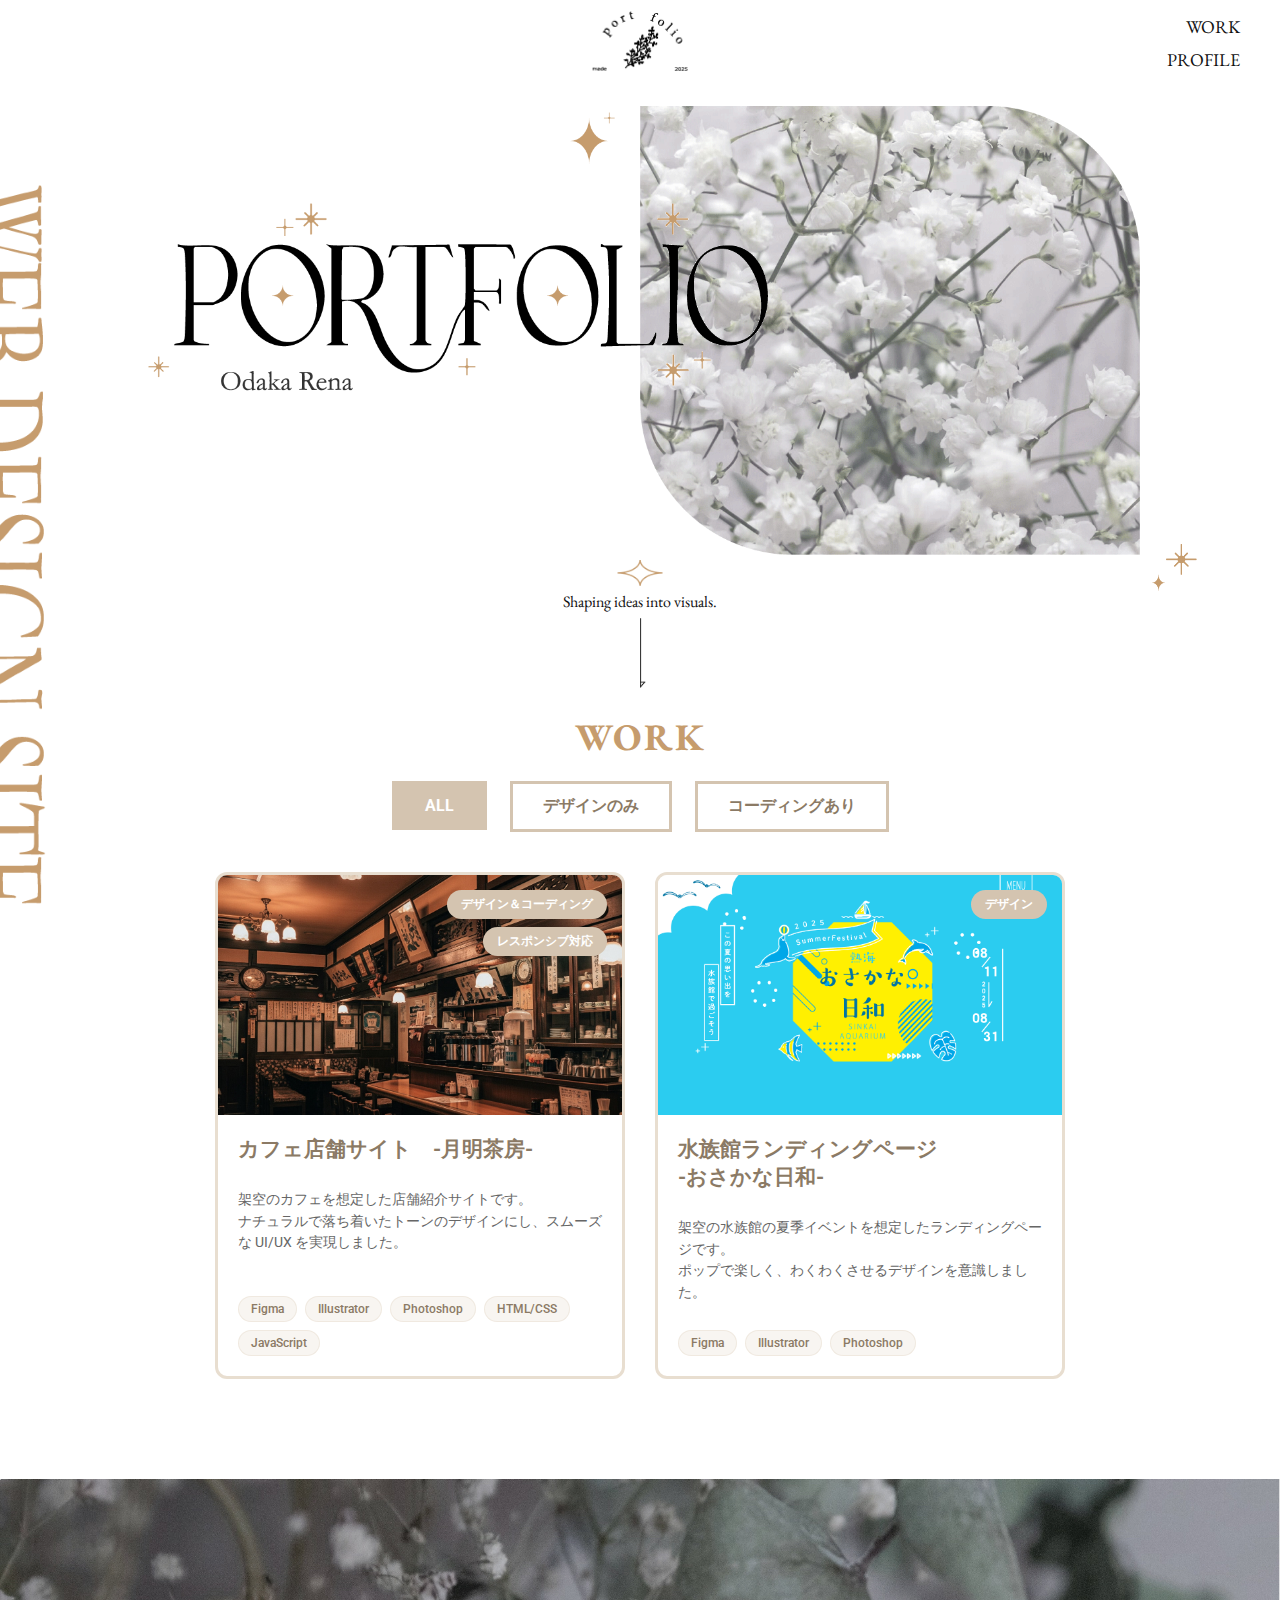
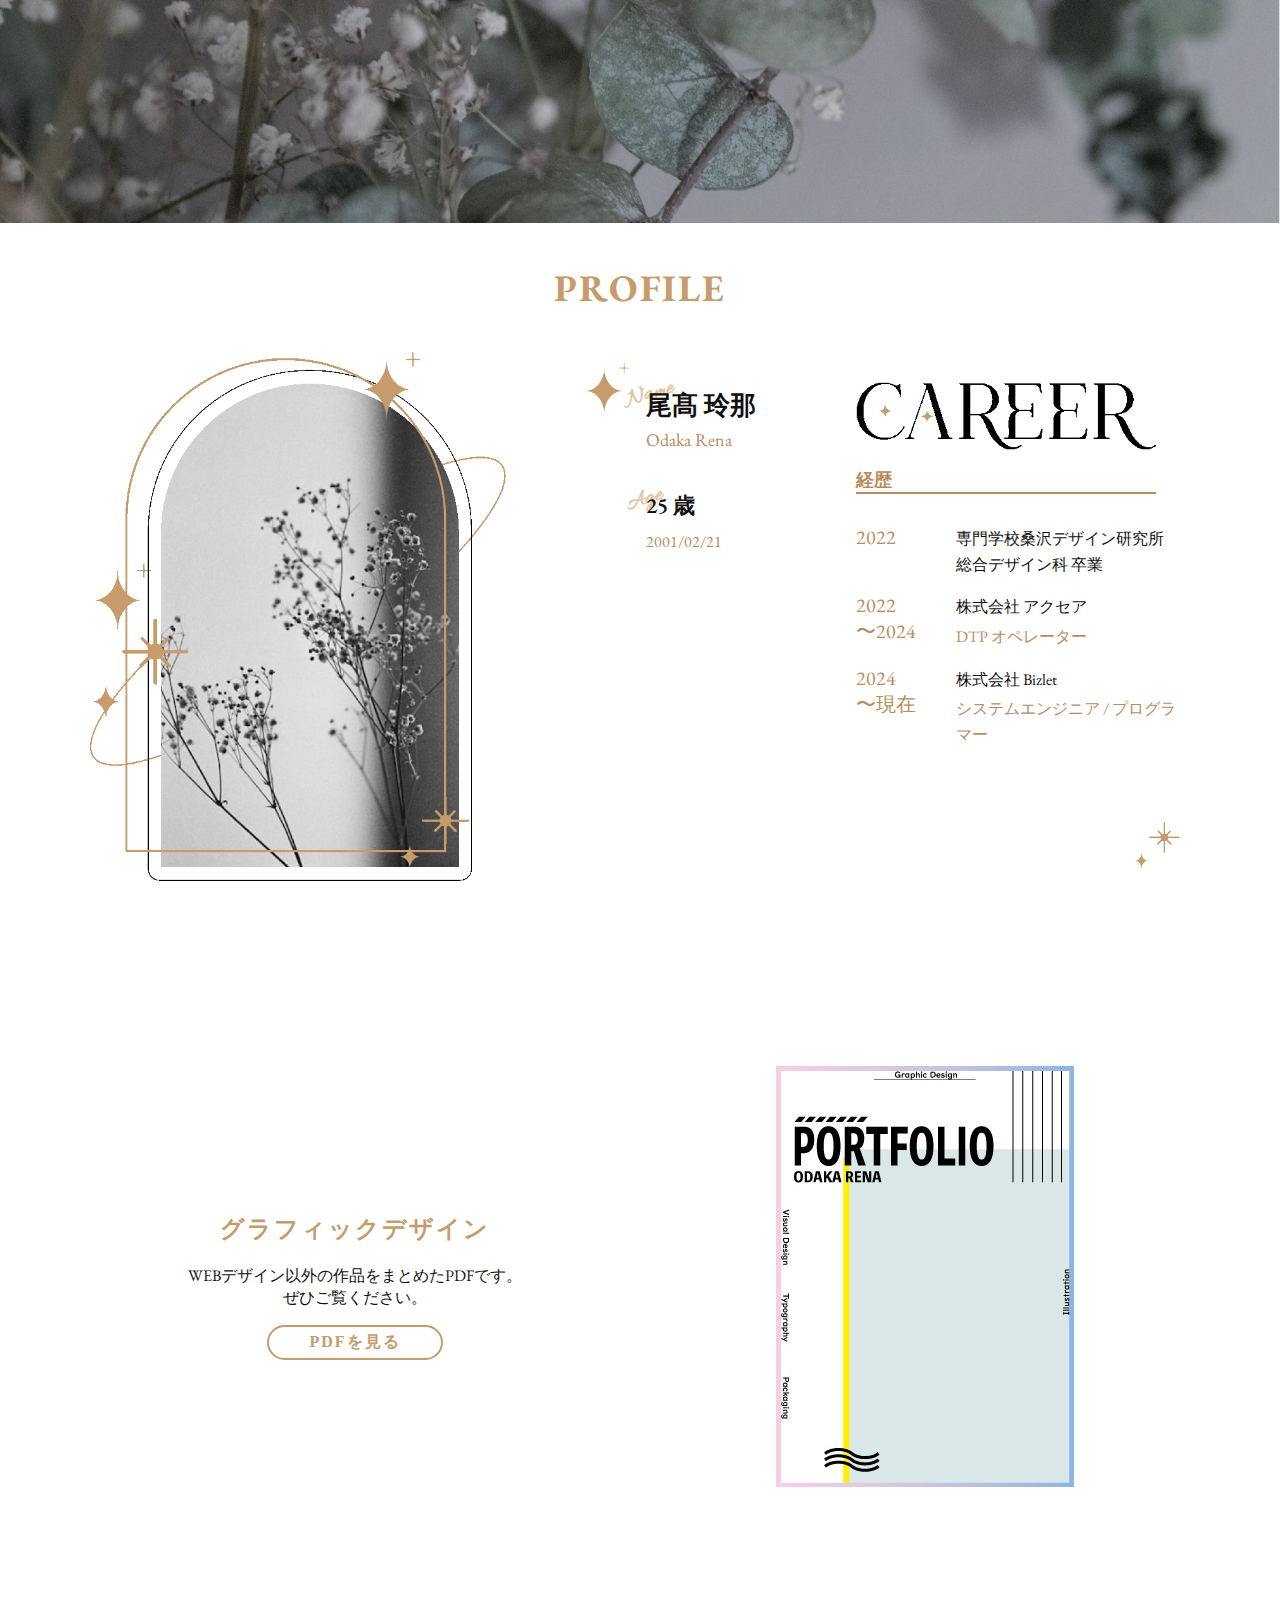
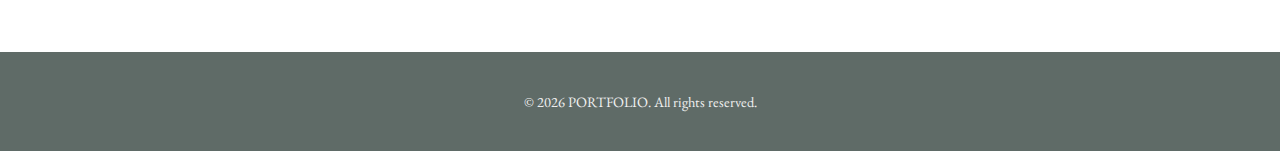
<file: portfolio_site.html>
<!DOCTYPE html>
<html lang="ja">

<head>
  <meta charset="UTF-8">
  <meta name="viewport" content="width=device-width, initial-scale=1.0">
      <!-- キャッシュ制御 -->
  <meta http-equiv="Cache-Control" content="no-cache, no-store, must-revalidate" />
  <meta http-equiv="Pragma" content="no-cache" />
  <meta http-equiv="Expires" content="0" />
  <title>PORTFOLIO</title>
  <meta content="尾髙玲那のポートフォリオサイトです。" name="description" />
  <!-- <meta content="index,follow" name="robots"/>
  <meta content="noodp,noydir" name="robots"/>
  <meta content="" name="copyright"/>
  <link href="" rel="canonical"/> -->
  <link href="https://fonts.googleapis.com/css2?family=EB+Garamond&display=swap" rel="stylesheet">
  <link href="https://fonts.googleapis.com/css2?family=Tangerine&display=swap" rel="stylesheet" />
  <link href="https://fonts.googleapis.com/css2?family=Allura&display=swap" rel="stylesheet" />
  <link href="https://fonts.cdnfonts.com/css/the-amsterdam" rel="stylesheet">

  <!-- <link rel="stylesheet" href="css/style.css"> -->
  <link rel="stylesheet" href="css/style-2.css">

</head>

<body>
  <!-- HEADER -->
  <header class="site-header">
    <div class="logo-top">
      <img src="pic/logo.png" alt="portfolio logo">
    </div>
    <nav class="nav">
      <!-- <a href="#top" class="active">TOP</a> -->
      <a href="#work" class="active">WORK</a>
      <a href="#profile">PROFILE</a>
    </nav>
  </header>

  <!-- HERO -->
  <main id="top">
    <section class="hero">
      <div class="kira1">
        <img src="pic/kira1.png" alt="kira1">
      </div>
      <div class="hero-text">
        <img src="pic/title.png" alt="PORTFOLIO" class="title-img">
      </div>
      <div class="hero-img">
        <img src="pic/main-visual.png" alt="main-visual">
      </div>
      <div class="kira2">
        <img src="pic/kira2.png" alt="kira2">
      </div>
      <div class="webdesignsite">
        <img src="pic/webdesignsite.png" alt="webdesignsite">
      </div>
    </section>

    <div class="kira3">
      <img src="pic/kira3.png" alt="kira3">
    </div>
    <div class="sub-text">
      <p>Shaping ideas into visuals.</p>
    </div>
    <div class="yazirushi">
      <img src="pic/yazirushi.png" alt="yazirushi">
    </div>
  </main>


  <!-- フィルター -->
  <div class="filter-container">
    <div id="work" class="h2-title">
      <h2>WORK</h2>
    </div>
    <button class="filter-btn active" data-filter="all">ALL</button>
    <button class="filter-btn" data-filter="design">デザインのみ</button>
    <button class="filter-btn" data-filter="code">コーディングあり</button>
  </div>

  <!-- CARDS -->
  <div class="grid">
    <!-- Project 1 -->
    <a href="cafe_detail/index.html" class="card with-code" data-category="code">
      <div class="card-image with-code">
        <img src="pic/cafe.jpg" alt="カフェ店舗サイト">
        <div class="card-badges">
          <div class="card-badge">デザイン＆コーディング</div>
          <div class="card-badge">レスポンシブ対応</div>
        </div>
      </div>
      <div class="card-content">
        <h3 class="card-title">カフェ店舗サイト　-月明茶房-</h3>
        <p class="card-description">架空のカフェを想定した店舗紹介サイトです。<br>
          ナチュラルで落ち着いたトーンのデザインにし、スムーズな UI/UX を実現しました。</p>
        <div class="card-tags">
          <span class="tag">Figma</span>
          <span class="tag">Illustrator</span>
          <span class="tag">Photoshop</span>
          <span class="tag">HTML/CSS</span>
          <span class="tag">JavaScript</span>
        </div>
      </div>
    </a>

    <!-- Project 2 -->
    <a href="cafe_detail/index_2.html" class="card design-only" data-category="design">
      <div class="card-image design-only">
        <img src="pic/osakana_top.png" alt="おさかな日和">
        <div class="card-badges">
          <div class="card-badge">デザイン</div>
        </div>
      </div>
      <div class="card-content">
        <h3 class="card-title">水族館ランディングページ<br>-おさかな日和-</h3>
        <p class="card-description">架空の水族館の夏季イベントを想定したランディングページです。<br>
          ポップで楽しく、わくわくさせるデザインを意識しました。</p>
        <div class="card-tags">
          <span class="tag">Figma</span>
          <span class="tag">Illustrator</span>
          <span class="tag">Photoshop</span>
        </div>
      </div>
    </a>

    <!-- Project 3 -->
     <!-- <a href="#" class="card coming-soon" data-category="code">
  <div class="card-image with-code">
    <img src="pic/greyout.png" alt="準備中のプロジェクト">
    <div class="card-badges">
      <div class="card-badge">デザイン＆コーディング</div>
    </div>
  </div>
  <div class="card-content">
    <h3 class="card-title">新規プロジェクト</h3>
    <p class="card-description">現在制作中のプロジェクトです。近日公開予定です。</p>
    <div class="card-tags">
      <span class="tag">Design</span>
      <span class="tag">React</span>
    </div>
  </div>
</a> -->

    <!-- Project 4 -->
     <!-- <a href="#" class="card coming-soon" data-category="code">
  <div class="card-image with-code">
    <img src="pic/greyout.png" alt="準備中のプロジェクト">
    <div class="card-badges">
      <div class="card-badge">デザイン＆コーディング</div>
    </div>
  </div>
  <div class="card-content">
    <h3 class="card-title">新規プロジェクト</h3>
    <p class="card-description">現在制作中のプロジェクトです。近日公開予定です。</p>
    <div class="card-tags">
      <span class="tag">Design</span>
      <span class="tag">React</span>
    </div>
  </div>
</a> -->
  </div>

  <div class="back">
    <img src="pic/back.png" alt="背景画像">
  </div>

  <div id="profile" class="h2-title">
    <h2>PROFILE</h2>
  </div>

  <section class="profile-section">
    <div class="profile-container">

      <!-- 左：画像 -->
      <div class="profile-image">
        <img src="pic/prof.png" alt="プロフィール画像">
      </div>
      <div class="kira1-prof">
        <img src="pic/kira1.png" alt="kira1">
      </div>
      <!-- 右：名前＋キャリアを横並び -->
      <div class="profile-text">

        <div class="info-career">
          <!-- 左：名前・年齢ブロック -->
          <div class="info-block">
            <h3 class="label name-label">Name</h3>
            <p class="jp-name">尾髙 玲那</p>
            <p class="en-name">Odaka Rena</p>

            <div class="age-block">
              <h3 class="label age-label">Age</h3>
              <p class="age">25 歳</p>
              <p class="birth">2001/02/21</p>
            </div>
          </div>

          <!-- 右：キャリアブロック -->
          <div class="career-block">
            <img src="pic/career.png" alt="CAREERタイトル" class="career-title-img">
            <h3 class="career-sub">経歴</h3>

            <div class="career-list">
              <div class="career-item">
                <div class="year">2022</div>
                <div class="detail">専門学校桑沢デザイン研究所<br>総合デザイン科 卒業</div>
              </div>

              <div class="career-item">
                <div class="year">2022<br>〜2024</div>
                <div class="detail">
                  株式会社 アクセア<br>
                  <span class="role">DTP オペレーター</span>
                </div>
              </div>

              <div class="career-item">
                <div class="year">2024<br>〜現在</div>
                <div class="detail">
                  株式会社 Bizlet<br>
                  <span class="role">システムエンジニア / プログラマー</span>
                </div>
              </div>
            </div>
          </div>
        </div>

      </div>
      <div class="kira2-prof">
        <img src="pic/kira2.png" alt="kira2">
      </div>
    </div>
  </section>

  <section class="project-overview">
    <div class="overview-container">
      <div>
        <h2>グラフィックデザイン</h2>
        <p>
          WEBデザイン以外の作品をまとめたPDFです。<br>
          ぜひご覧ください。

        </p>
        <a href="pdf/portfolio2.pdf" target="_blank" class="btn"><span>PDFを見る</span></a>

      </div>
      <div class="pdf-image">
        <a href="pdf/portfolio2.pdf" target="_blank">
          <img src="pic/hyoushi.jpg" alt="portfolio">
        </a>
      </div>
    </div>
  </section>



  <!-- FOOTER -->
  <footer class="footer">
    <div>
      <p>© 2026 PORTFOLIO. All rights reserved.</p>
    </div>
  </footer>

  <!-- トップに戻るボタン -->
  <div class="scroll-to-top" id="scrollToTop">
    <div class="scroll-to-top-container">
      <img src="pic/top_kira.png" alt="回転する円" class="rotating-circle">
      <div class="top-button">
        <div class="arrow-up">↑</div>
        <div class="top-text">TOP</div>
      </div>
    </div>
  </div>

  <script>
    // スムーズスクロール処理
    document.querySelectorAll('a[href^="#"]').forEach(anchor => {
      anchor.addEventListener('click', function (e) {
        e.preventDefault();
        const targetId = this.getAttribute('href');
        if (targetId === '#') return;
        
        const targetElement = document.querySelector(targetId);
        if (targetElement) {
          targetElement.scrollIntoView({
            behavior: 'smooth',
            block: 'start'
          });
        }
      });
    });

    // トップに戻るボタンの表示制御
    const scrollToTopBtn = document.getElementById('scrollToTop');
    
    window.addEventListener('scroll', () => {
      if (window.pageYOffset > 300) {
        scrollToTopBtn.classList.add('show');
      } else {
        scrollToTopBtn.classList.remove('show');
      }
    });

    // トップに戻るボタンのクリック処理
    scrollToTopBtn.addEventListener('click', (e) => {
      e.preventDefault();
      window.scrollTo({
        top: 0,
        behavior: 'smooth'
      });
    });

    // フィルター機能
    const filterBtns = document.querySelectorAll('.filter-btn');
    const cards = document.querySelectorAll('.card');
    const gridContainer = document.querySelector('.grid');

    // 空メッセージ要素を作成
    const emptyMessage = document.createElement('div');
    emptyMessage.className = 'empty-message';
    emptyMessage.style.cssText = `
      grid-column: 1 / -1;
      text-align: center;
      padding: 60px 20px;
      color: #666;
      font-size: 1.1rem;
      display: none;
    `;
    emptyMessage.textContent = '該当するプロジェクトがありません';
    gridContainer.appendChild(emptyMessage);

    filterBtns.forEach(btn => {
      btn.addEventListener('click', () => {
        // ボタンのアクティブ状態を切り替え
        filterBtns.forEach(b => b.classList.remove('active'));
        btn.classList.add('active');

        const filter = btn.dataset.filter;
        let visibleCount = 0;

        // カードの表示/非表示を切り替え
        cards.forEach(card => {
          if (filter === 'all') {
            card.classList.remove('hidden');
            visibleCount++;
          } else if (filter === 'design' && card.dataset.category === 'design') {
            card.classList.remove('hidden');
            visibleCount++;
          } else if (filter === 'code' && card.dataset.category === 'code') {
            card.classList.remove('hidden');
            visibleCount++;
          } else {
            card.classList.add('hidden');
          }
        });

        // 空メッセージの表示/非表示
        if (visibleCount === 0) {
          emptyMessage.style.display = 'block';
        } else {
          emptyMessage.style.display = 'none';
        }
      });
    });
  </script>
</body>

</html>
</file>
<file: css/style.css>
* {
    margin: 0;
    padding: 0;
    box-sizing: border-box;
}

body {
    background: white;
    font-family: 'Noto Serif JP', serif;
    line-height: 1.6;
}

.container {
    max-width: 100%;
    overflow-x: hidden;
}

.header {
    background: #181818;
    padding: 20px 0;
    position: fixed;
    width: 100%;
    top: 0;
    z-index: 1000;
    transition: background 0.3s ease;
}

.nav-container {
    max-width: 1200px;
    margin: 0 auto;
    display: flex;
    justify-content: center;
    align-items: center;
    padding: 0 20px;
    position: relative;
}

.nav-items {
    display: flex;
    gap: 50px;
}

.nav-menu {
    color: white;
    font-size: 16px;
    font-family: 'Literata', serif;
    font-weight: 400;
    text-decoration: none;
    transition: color 0.3s ease;
    padding: 0 5px;
}

.nav-menu:hover {
    color: #CD9469;
}

.mobile-menu-toggle {
    display: none;
    background: none;
    border: none;
    color: white;
    font-size: 24px;
    cursor: pointer;
}

.hero-section {
    min-height: 100vh;
    background: #ccc;
    display: flex;
    flex-direction: column;
    justify-content: center;
    align-items: center;
    text-align: center;
    position: relative;
    padding: 100px 20px 50px;
}

.hero-section::before {
    content: "";
    position: absolute;
    top: 0;
    left: 0;
    width: 100%;
    height: 100%;
    background: linear-gradient(rgba(0,0,0,0.3), rgba(0,0,0,0.3));
    z-index: 2;
}

.hero-bg-desktop::after {
    content: "1920 × 1080";
    position: absolute;
    top: 50%;
    left: 50%;
    transform: translate(-50%, -50%);
    color: #999;
    font-size: 48px;
    font-family: Arial, sans-serif;
    z-index: 1;
    opacity: 0.5;
}

.hero-bg-mobile::after {
    content: "768 × 1024";
    position: absolute;
    top: 50%;
    left: 50%;
    transform: translate(-50%, -50%);
    color: #999;
    font-size: 36px;
    font-family: Arial, sans-serif;
    z-index: 1;
    opacity: 0.5;
}

.hero-subtitle {
    color: white;
    font-size: clamp(16px, 2vw, 20px);
    font-family: 'Noticia Text', serif;
    font-weight: 700;
    letter-spacing: 8px;
    margin-bottom: 20px;
    z-index: 100;
    position: relative;
}

.hero-title {
    color: white;
    font-size: clamp(48px, 8vw, 96px);
    font-family: 'Noto Serif JP', serif;
    font-weight: 700;
    letter-spacing: clamp(8px, 2vw, 15px);
    margin-bottom: 40px;
    line-height: 1.2;
    z-index: 100;
    position: relative;
}

.hero-lines {
    width: 100%;
    max-width: 500px;
    height: 3px;
    background: white;
    margin: 20px 0;
    z-index: 100;
    position: relative;
}

.reservation-btn {
    background: transparent;
    color: white;
    border: 3px solid white;
    padding: 15px 40px;
    font-size: clamp(18px, 3vw, 24px);
    font-family: 'Noticia Text', serif;
    font-weight: 700;
    letter-spacing: 3px;
    cursor: pointer;
    transition: all 0.3s ease;
    text-decoration: none;
    display: inline-block;
    margin-top: 20px;
    z-index: 100;
    position: relative;
}

.reservation-btn:hover {
    background: white;
    color: #181818;
}

.topic-banner {
    background: rgba(0,0,0,0.8);
    color: white;
    padding: 20px;
    text-align: center;
    font-size: clamp(16px, 2.5vw, 24px);
    font-family: 'Noto Serif JP', serif;
    font-weight: 600;
}

.view-more {
    color: white;
    text-decoration: underline;
    margin-left: 20px;
    cursor: pointer;
}

.about-section {
    padding: 80px 20px;
    max-width: 1200px;
    margin: 0 auto;
    display: grid;
    grid-template-columns: 1fr;
    gap: 40px;
    align-items: center;
}

.about-content {
    max-width: 600px;
}

.about-title {
    font-size: clamp(24px, 4vw, 36px);
    font-family: 'Noto Serif JP', serif;
    font-weight: 600;
    color: black;
    margin-bottom: 30px;
    line-height: 1.3;
}

.about-title-large {
    font-size: clamp(32px, 5vw, 48px);
    display: block;
    margin-top: 10px;
}

.about-line {
    width: 100%;
    height: 2px;
    background: black;
    margin: 30px 0;
}

.about-description {
    font-size: clamp(16px, 2.5vw, 20px);
    font-family: 'Noto Serif JP', serif;
    font-weight: 600;
    color: black;
    line-height: 1.8;
}

.about-image {
    width: 100%;
    height: 400px;
    border-radius: 8px;
    background: #ccc;
    position: relative;
}

.about-bg-desktop::before {
    content: "600 × 400";
    position: absolute;
    top: 50%;
    left: 50%;
    transform: translate(-50%, -50%);
    color: #666;
    font-size: 24px;
    font-family: Arial, sans-serif;
}

.about-bg-mobile::before {
    content: "768 × 400";
    position: absolute;
    top: 50%;
    left: 50%;
    transform: translate(-50%, -50%);
    color: #666;
    font-size: 24px;
    font-family: Arial, sans-serif;
}

.menu-section {
    padding: 80px 20px;
    text-align: center;
}

.section-title {
    font-size: clamp(36px, 6vw, 48px);
    font-family: 'Noto Serif JP', serif;
    font-weight: 700;
    color: black;
    letter-spacing: 8px;
    margin-bottom: 20px;
}

.section-line {
    width: 100px;
    height: 2px;
    background: #CD9469;
    margin: 0 auto 40px;
}

.menu-grid {
    display: grid;
    grid-template-columns: repeat(auto-fit, minmax(300px, 1fr));
    gap: 30px;
    max-width: 1200px;
    margin: 0 auto 40px;
}

.menu-card-image {
    width: 100%;
    height: 200px;
    background: #ccc;
    position: relative;
}

.menu-card-image::before {
    content: "400 × 200";
    position: absolute;
    top: 50%;
    left: 50%;
    transform: translate(-50%, -50%);
    color: #666;
    font-size: 18px;
    font-family: Arial, sans-serif;
}

.menu-card-content {
    padding: 30px 20px;
}

.menu-card-title {
    font-size: 20px;
    font-family: 'Noto Serif JP', serif;
    font-weight: 700;
    color: black;
    margin-bottom: 5px;
}

.menu-card-subtitle {
    font-size: 15px;
    font-family: 'Noto Serif JP', serif;
    font-weight: 700;
    color: #CD9469;
    margin-bottom: 20px;
}

.menu-card-time {
    font-size: 18px;
    font-family: 'Noto Serif JP', serif;
    font-weight: 700;
    color: #CD9469;
}

.popup-overlay {
    position: fixed;
    top: 0;
    left: 0;
    width: 100%;
    height: 100%;
    background: rgba(0, 0, 0, 0.8);
    display: none;
    justify-content: center;
    align-items: center;
    z-index: 2000;
    padding: 20px;
}

.popup-content {
    background: #F5F3EE;
    border-radius: 12px;
    max-width: 800px;
    width: 100%;
    max-height: 90vh;
    overflow-y: auto;
    position: relative;
    padding: 40px 30px;
    box-shadow: 0 20px 60px rgba(0, 0, 0, 0.3);
}

.popup-close {
    position: absolute;
    top: 20px;
    right: 25px;
    background: none;
    border: none;
    font-size: 30px;
    color: #666;
    cursor: pointer;
    transition: color 0.3s ease;
}

.popup-close:hover {
    color: #CD9469;
}

.popup-title {
    font-size: clamp(24px, 4vw, 32px);
    font-family: 'Noto Serif JP', serif;
    font-weight: 700;
    color: #CD9469;
    text-align: center;
    margin-bottom: 30px;
    letter-spacing: 2px;
}

.menu-items {
    display: grid;
    gap: 25px;
}

.menu-item {
    display: flex;
    justify-content: space-between;
    align-items: flex-start;
    padding: 20px 0;
    border-bottom: 1px solid #CD9469;
    flex-wrap: wrap;
    gap: 10px;
}

.menu-item:last-child {
    border-bottom: none;
}

.menu-item-info {
    flex: 1;
    min-width: 200px;
}

.menu-item-name {
    font-size: clamp(16px, 2.5vw, 18px);
    font-family: 'Noto Serif JP', serif;
    font-weight: 700;
    color: #2C1810;
    margin-bottom: 8px;
}

.menu-item-description {
    font-size: clamp(13px, 2vw, 14px);
    font-family: 'Noto Serif JP', serif;
    font-weight: 400;
    color: #666;
    line-height: 1.5;
}

.menu-item-price {
    font-size: clamp(16px, 2.5vw, 18px);
    font-family: 'Noto Serif JP', serif;
    font-weight: 700;
    color: #CD9469;
    flex-shrink: 0;
}

.news-section {
    background: linear-gradient(rgba(38,38,38,0.8), rgba(38,38,38,0.8)), #ccc;
    padding: 80px 20px;
    color: white;
    position: relative;
}

.news-bg-desktop::before {
    content: "1920 × 600";
    position: absolute;
    top: 50%;
    left: 50%;
    transform: translate(-50%, -50%);
    color: #666;
    font-size: 36px;
    font-family: Arial, sans-serif;
    z-index: 1;
}

.news-bg-mobile::before {
    content: "768 × 600";
    position: absolute;
    top: 50%;
    left: 50%;
    transform: translate(-50%, -50%);
    color: #666;
    font-size: 24px;
    font-family: Arial, sans-serif;
    z-index: 1;
}

.news-container {
    max-width: 1200px;
    margin: 0 auto;
    text-align: center;
    position: relative;
    z-index: 2;
}

.news-title {
    font-size: clamp(36px, 6vw, 48px);
    font-family: 'Noto Serif JP', serif;
    font-weight: 700;
    letter-spacing: 8px;
    margin-bottom: 20px;
}

.news-line {
    width: 100px;
    height: 2px;
    background: white;
    margin: 0 auto 40px;
}

.news-description {
    font-size: clamp(16px, 2.5vw, 20px);
    font-family: 'Noto Serif JP', serif;
    font-weight: 400;
    margin-bottom: 50px;
    max-width: 800px;
    margin-left: auto;
    margin-right: auto;
}

.news-grid {
    display: grid;
    gap: 20px;
    text-align: left;
}

.news-item {
    background: #F8F6F0;
    border-left: 4px solid #CD9469;
    border-radius: 0 8px 8px 0;
    padding: 30px;
    color: black;
    transition: transform 0.3s ease;
}

.news-item:hover {
    transform: translateX(5px);
}

.news-item-header {
    display: flex;
    justify-content: space-between;
    align-items: flex-start;
    margin-bottom: 15px;
    flex-wrap: wrap;
    gap: 10px;
}

.news-item-title {
    font-size: clamp(18px, 2.5vw, 20px);
    font-family: 'Noto Serif JP', serif;
    font-weight: 700;
    flex: 1;
}

.news-item-date {
    font-size: 14px;
    font-family: 'Noto Serif JP', serif;
    font-weight: 400;
    color: #666666;
    flex-shrink: 0;
}

.news-item-content {
    font-size: clamp(14px, 2vw, 16px);
    font-family: 'Noto Serif JP', serif;
    font-weight: 400;
    line-height: 1.6;
}

.reserve-section {
    padding: 80px 20px;
    text-align: center;
}

.reserve-container {
    max-width: 1200px;
    margin: 0 auto;
}

.reserve-title {
    font-size: clamp(36px, 6vw, 48px);
    font-family: 'Noto Serif JP', serif;
    font-weight: 700;
    color: black;
    letter-spacing: 8px;
    margin-bottom: 20px;
}

.reserve-line {
    width: 100px;
    height: 2px;
    background: #CD9469;
    margin: 0 auto 40px;
}

.reserve-description {
    font-size: clamp(16px, 2.5vw, 20px);
    font-family: 'Noto Serif JP', serif;
    font-weight: 400;
    margin-bottom: 50px;
    max-width: 800px;
    margin-left: auto;
    margin-right: auto;
}

.reserve-content {
    display: grid;
    grid-template-columns: 1fr;
    gap: 40px;
    text-align: left;
}

.benefits-box {
    background: #F8F6F0;
    border-radius: 8px;
    padding: 40px 30px;
}

.benefits-title {
    font-size: clamp(20px, 3vw, 24px);
    font-family: 'Noto Serif JP', serif;
    font-weight: 700;
    color: black;
    margin-bottom: 30px;
}

.benefit-item {
    display: flex;
    align-items: flex-start;
    margin-bottom: 20px;
    font-size: clamp(14px, 2vw, 16px);
    font-family: 'Noto Serif JP', serif;
    font-weight: 400;
    color: black;
}

.benefit-bullet {
    width: 8px;
    height: 8px;
    background: #CD9469;
    border-radius: 50%;
    margin-right: 15px;
    margin-top: 8px;
    flex-shrink: 0;
}

.form-box {
    background: white;
    border-radius: 8px;
    border: 2px solid #CD9469;
    padding: 40px 30px;
}

.form-title {
    font-size: clamp(20px, 3vw, 24px);
    font-family: 'Noto Serif JP', serif;
    font-weight: 700;
    color: black;
    margin-bottom: 30px;
}

.form-group {
    margin-bottom: 25px;
}

.form-row {
    display: grid;
    grid-template-columns: 1fr;
    gap: 20px;
}

.form-label {
    font-size: clamp(14px, 2vw, 16px);
    font-family: 'Noto Serif JP', serif;
    font-weight: 700;
    color: black;
    margin-bottom: 8px;
    display: block;
}

.form-input,
.form-select,
.form-textarea {
    width: 100%;
    padding: 12px 15px;
    border-radius: 6px;
    border: 1px solid #CD9469;
    font-size: 16px;
    font-family: 'Noto Serif JP', serif;
    background: white;
    transition: border-color 0.3s ease, box-shadow 0.3s ease;
}

.form-input:focus,
.form-select:focus,
.form-textarea:focus {
    outline: none;
    border-color: #CD9469;
    box-shadow: 0 0 0 2px rgba(205, 148, 105, 0.2);
}

.form-textarea {
    min-height: 120px;
    resize: vertical;
}

.form-submit {
    width: 100%;
    background: #CD9469;
    color: white;
    border: none;
    border-radius: 6px;
    padding: 18px 30px;
    font-size: clamp(16px, 2.5vw, 18px);
    font-family: 'Noto Serif JP', serif;
    font-weight: 700;
    cursor: pointer;
    transition: background 0.3s ease;
}

.form-submit:hover {
    background: #b8824a;
}

.info-section {
    background: #F5F3EE;
    padding: 80px 20px;
}

.info-container {
    max-width: 1200px;
    margin: 0 auto;
    text-align: center;
}

.info-title {
    font-size: clamp(36px, 6vw, 48px);
    font-family: 'Noto Serif JP', serif;
    font-weight: 700;
    color: black;
    letter-spacing: 8px;
    margin-bottom: 20px;
}

.info-line {
    width: 100px;
    height: 2px;
    background: #CD9469;
    margin: 0 auto 40px;
}

.info-description {
    font-size: clamp(16px, 2.5vw, 20px);
    font-family: 'Noto Serif JP', serif;
    font-weight: 400;
    margin-bottom: 50px;
    max-width: 800px;
    margin-left: auto;
    margin-right: auto;
}

.info-content {
    display: grid;
    grid-template-columns: 1fr;
    gap: 40px;
    text-align: left;
}

.contact-box {
    background: white;
    border-radius: 8px;
    padding: 40px 30px;
}

.contact-title {
    font-size: clamp(20px, 3vw, 24px);
    font-family: 'Noto Serif JP', serif;
    font-weight: 700;
    color: black;
    margin-bottom: 30px;
}

.contact-item {
    margin-bottom: 25px;
}

.contact-label {
    font-size: clamp(14px, 2vw, 16px);
    font-family: 'Noto Serif JP', serif;
    font-weight: 700;
    color: black;
    margin-bottom: 8px;
    display: block;
}

.contact-info {
    font-size: clamp(16px, 2.5vw, 18px);
    font-family: 'Noto Serif JP', serif;
    font-weight: 400;
    color: black;
}

.info-map {
    width: 100%;
    height: 400px;
    border-radius: 8px;
    border: 1px solid #CD9469;
}

.footer {
    background: #181818;
    color: white;
    padding: 60px 20px 30px;
    text-align: center;
}

.footer-container {
    max-width: 1200px;
    margin: 0 auto;
}

.footer-content {
    display: flex;
    justify-content: space-between;
    align-items: flex-start;
    gap: 40px;
    margin-bottom: 40px;
}

.footer-left {
    flex: 1;
    text-align: left;
}

.footer-right {
    flex-shrink: 0;
}

.footer-logo {
    font-size: clamp(24px, 4vw, 32px);
    font-family: 'Noto Serif JP', serif;
    font-weight: 700;
    color: white;
    margin-bottom: 15px;
}

.footer-logo-subtitle {
    font-size: clamp(14px, 2vw, 16px);
    font-family: 'Literata', serif;
    color: #CD9469;
    letter-spacing: 4px;
    margin-bottom: 30px;
}

.footer-description {
    font-size: clamp(14px, 2vw, 16px);
    font-family: 'Noto Serif JP', serif;
    line-height: 1.6;
    color: #ccc;
    max-width: 600px;
    margin: 0 0 30px 0;
    text-align: left;
}

.social-links {
    display: flex;
    justify-content: center;
    gap: 25px;
    margin-bottom: 40px;
}

.social-link {
    display: flex;
    align-items: center;
    justify-content: center;
    width: 50px;
    height: 50px;
    background: transparent;
    border: 2px solid #CD9469;
    border-radius: 50%;
    color: #CD9469;
    text-decoration: none;
    font-size: 20px;
    transition: all 0.3s ease;
}

.social-link:hover {
    background: #CD9469;
    color: white;
    transform: translateY(-3px);
}

.footer-bottom {
    border-top: 1px solid #333;
    padding-top: 20px;
    font-size: clamp(12px, 1.8vw, 14px);
    font-family: 'Noto Serif JP', serif;
    color: #666;
}

.footer-bottom a {
    color: #CD9469;
    text-decoration: none;
}

.footer-bottom a:hover {
    text-decoration: underline;
}

@media (min-width: 768px) {
    .hero-section {
        background-attachment: fixed;
    }

    .hero-bg-mobile {
        display: none;
    }

    .about-bg-mobile {
        display: none;
    }

    .news-bg-mobile {
        display: none;
    }

    .about-section {
        grid-template-columns: 1fr 1fr;
        gap: 60px;
    }

    .reserve-content {
        grid-template-columns: 1fr 1fr;
        gap: 60px;
    }

    .info-content {
        grid-template-columns: 1fr 1fr;
        gap: 60px;
    }

    .form-row {
        grid-template-columns: 1fr 1fr;
    }

    .form-row.full-width {
        grid-template-columns: 1fr;
    }
}

@media (max-width: 767px) {
    .hero-bg-desktop {
        display: none;
    }

    .about-bg-desktop {
        display: none;
    }

    .news-bg-desktop {
        display: none;
    }

    .nav-container {
        justify-content: center;
    }

    .nav-items {
        position: fixed;
        top: -100px;
        left: 0;
        width: 100%;
        height: auto;
        min-height: 100px;
        background: rgba(24, 24, 24, 0.98);
        backdrop-filter: blur(10px);
        display: flex;
        flex-direction: row;
        justify-content: flex-start;
        align-items: center;
        flex-wrap: wrap;
        gap: 20px;
        padding: 20px 20px 20px 70px;
        transition: top 0.4s ease;
        z-index: 999;
        box-shadow: 0 4px 20px rgba(0, 0, 0, 0.3);
    }

    .nav-items.show {
        top: 0;
    }

    .nav-menu {
        font-size: 14px;
        font-weight: 500;
        letter-spacing: 1px;
        padding: 8px 12px;
        white-space: nowrap;
        background: rgba(255, 255, 255, 0.1);
        border-radius: 4px;
    }

    .mobile-menu-toggle {
        display: block;
        position: fixed;
        left: 20px;
        top: 20px;
        z-index: 1010;
        width: 24px;
        height: 24px;
    }

    .hero-section {
        padding: 120px 20px 80px;
    }

    .menu-grid {
        grid-template-columns: 1fr;
    }

    .news-item-header {
        flex-direction: column;
        align-items: flex-start;
    }

    .popup-content {
        padding: 30px 20px;
        margin: 10px;
    }

    .social-links {
        gap: 15px;
        justify-content: flex-start;
    }

    .footer-content {
        flex-direction: column;
        text-align: center;
    }

    .footer-left {
        text-align: center;
    }

    .footer-description {
        text-align: center;
        margin: 0 auto 30px;
    }

    .footer-right {
        align-self: center;
    }
}

@media (max-width: 480px) {
    .nav-container {
        flex-direction: column;
        gap: 15px;
    }

    .hero-section {
        padding: 100px 15px 60px;
    }

    .about-section,
    .menu-section,
    .reserve-section,
    .info-section {
        padding: 60px 15px;
    }

    .news-section {
        padding: 60px 15px;
    }

    .benefits-box,
    .form-box,
    .contact-box {
        padding: 30px 20px;
    }

    .popup-content {
        padding: 25px 15px;
        margin: 5px;
    }
}

.fade-in {
    opacity: 0;
    transform: translateY(30px);
    transition: opacity 0.6s ease, transform 0.6s ease;
}

.fade-in.visible {
    opacity: 1;
    transform: translateY(0);
}d {
    background: white;
    border-radius: 8px;
    border: 1px solid #CD9469;
    overflow: hidden;
    transition: transform 0.3s ease, box-shadow 0.3s ease;
    cursor: pointer;
}

.menu-card:hover {
    transform: translateY(-5px);
    box-shadow: 0 10px 30px rgba(205, 148, 105, 0.2);
}

.menu-car
</file>
<file: css/style-2.css>
@import url('https://fonts.googleapis.com/css2?family=Roboto:wght@700&family=Pacifico&display=swap');

/* ===== 基本設定 ===== */
* {
    box-sizing: border-box;
}

body {
  margin: 0;
  font-family: 'EB Garamond', serif;
  color: #111;
  background: #fff;
  overflow-x: hidden;
}

h2 {
  text-align: center;
  margin-bottom: 40px;
  letter-spacing: 2px;
  margin: 20px;
  color: #C69C6D;
}

.h2-title{
  font-size: 25px;
  margin-top: 40px;
}

.site-header {
  position: relative;
  display: flex;
  justify-content: space-between;
  align-items: center;
  padding: 10px 40px;
}

.logo-top {
  position: absolute;
  left: 50%;
  transform: translateX(-50%);
}

.logo-top img {
  max-height: 60px;
}

.nav {
  flex-direction: column;
  align-items: flex-end;
  margin-left: auto;
  display: flex;
}

.nav a {
  text-decoration: none;
  color: #111;
  font-size: 18px;
  margin-left: 20px;
  margin: 5px 0;
  position: relative;
}

.hero {
  position: relative;
  display: flex;
  justify-content: space-between;
  align-items: center;
  padding: 40px 60px;
  min-height: 500px;
}

.kira1 {
  position: absolute;
  left: 44.5%;
  margin-top: -420px;
}

.kira1-prof {
  position: absolute;
  left: 45%;
  margin-top: -20px;
}

.kira1 img{
  max-width: 45px;
}

.kira1-prof img{
  max-width: 45px;
}

.kira2 {
  position: absolute;
  left: 90%;
  margin-top: 440px; 
}

.kira2-prof {
  position: absolute;
  left: 95%;
  margin-top: 440px; 
}

.kira2 img{
  max-width: 45px;
}

.kira2-prof img{
  max-width: 45px;
}

.kira3 {
  position: absolute;
  left: 50%;
  transform: translateX(-50%);
  margin-top: -55px; 
}

.kira3 img{
  max-width: 45px;
}

.yazirushi {
  position: absolute;
  left: 50.2%;
  transform: translateX(-50%);
  margin-top: -10px; 
}

.yazirushi img{
  max-width: 6px;
}

.hero-text {
  flex: 1;
}

.title-img {
  position: absolute;
  right: 40%;
  top: 40%;
  transform: translateY(-50%);
  z-index: 2;
  max-width: 620px;
  width: 100%;
  height: auto;
  display: block;
}

.name {
  font-size: 18px;
  margin-top: 8px;
}

.hero-img img {
  transform: translate(-16%, -20px);
  max-width: 500px;
  width: 100%;
  display: block;
}

.webdesignsite {
  position: absolute;
  left: -6.5%;
  margin-top: 400px; 
}

.webdesignsite img{
  max-width: 150px;
}

.sub-text {
  text-align: center;
  margin-top: -40px;
  font-size: 16px;
}

.profile-section {
  display: flex;
  justify-content: center;
  align-items: flex-start;
  padding: 50px 0;
}

.profile-container {
  display: flex;
  align-items: flex-start;
  max-width: 1100px;
  width: 90%;
  gap: 60px;
  position: relative;
}

.profile-text {
  margin-left: 80px;
}

.profile-image img {
  width: 430px;
  max-width: 100%;
  position: relative;
  left: 0;
  top: -30px;
}

.info-career {
  display: flex;
  justify-content: space-between;
  align-items: flex-start;
  gap: 10px;
}

.info-block {
  position: relative;
  width: 200px;
  top: -20px;
}

.label {
  position: absolute;
  font-size: 23px;
  color: #d1b080;
  transform: rotate(-15deg);
  opacity: 0.7;
  pointer-events: none;
}

.name-label {
  font-family: 'Allura', cursive;
  top: -5px;
  left: -20px;
  position: absolute;
  z-index: 1;
}

.age-label {
  font-family: 'Allura', cursive;
  top: 100px;
  left: -20px;
  position: absolute;
  z-index: 1;
}

.jp-name {
  font-size: 26px;
  font-weight: 600;
  margin-bottom: 5px;
  position: relative;
  z-index: 2;
}

.en-name {
  font-size: 18px;
  color: #b98c5e;
  margin-top: 0px;
}

.age-block {
  margin-top: 40px;
}

.age-block .age {
  font-size: 22px;
  font-weight: 600; 
  position: relative;
  z-index: 2;
}

.age{
  margin-bottom: 10px;
}

.birth {
  color: #b98c5e;
  font-size: 16px;
  margin-top: 0px;
}

.career-block {
  flex: 1;
}

.career-title-img {
  width: 300px;
  max-width: 100%;
  display: block;
  margin-bottom: 8px;
}

.career-sub {
  border-bottom: 2px solid #b98c5e;
  width: 300px;
  max-width: 100%;
  font-size: 18px;
  margin-bottom: 30px;
  color: #b98c5e;
}

.career-list {
  display: flex;
  flex-direction: column;
  gap: 15px;
}

.career-item {
  display: grid;
  grid-template-columns: 100px 1fr;
  align-items: baseline;
}

.career-item .year {
  font-size: 20px;
  color: #b98c5e;
  line-height: 1.3;
  white-space: nowrap;
}

.career-item .detail {
  font-size: 16px;
  line-height: 1.6;
}

.career-item .role {
  color: #b98c5e;
  display: inline-block;
  margin-top: 4px;
}

.back img {
  width: 100%;
  height: auto;
  display: block;
}

nav a:hover {
    opacity: 0.7;
}

nav a.active::after {
    content: "";
    position: absolute;
    left: 0;
    bottom: -6px;
    width: 100%;
    height: 4px;
}

.cloud {
    padding: 20px 60px;
    display: inline-block;
    border-radius: 100px 100px 0 0;
    color: white;
    font-size: 1.6rem;
    font-weight: bold;
    box-shadow: 0 4px 15px rgba(212, 196, 176, 0.3);
}

/* ===== フィルター ===== */
.filter-container {
    text-align: center;
    margin: 30px auto;
    margin-top: 100px;
    max-width: 930px;
    padding: 0 40px;
    position: relative;
    z-index: 5;
}

.filter-btn {
    background: white;
    border: 3px solid #D4C4B0;
    color: #8B7A65;
    padding: 12px 30px;
    margin: 0 10px;
    font-weight: bold;
    font-size: 1rem;
    cursor: pointer;
    transition: all 0.3s;
    font-family: 'Roboto', sans-serif;
}

.filter-btn:hover {
    transform: translateY(-2px);
    box-shadow: 0 4px 10px rgba(212, 196, 176, 0.3);
}

.filter-btn.active {
    background: #D4C4B0;
    color: white;
}

.project-overview {
    padding: 100px 100px;
}

.overview-container {
    display: grid;
    grid-template-columns: 1fr 1fr;
    gap: 60px;
    max-width: 1200px;
    margin: 0px auto;
    align-items: center;
    text-align: center;
}

.pdf-image {
    width: 100%;
    height: auto;
    display: block;
}

.btn {
  position: relative;
  display: inline-block;
  color: #C69C6D;
  text-decoration: none;
  border: 2px solid #C69C6D;
  padding: 5px 40px;
  font-family: "Noticia Text", serif;
  font-weight: 700;
  letter-spacing: 2px;
  border-radius: 40px;
  overflow: hidden;
  transition: color 0.3s ease;
  z-index: 1;
}

.btn::before {
  content: '';
  position: absolute;
  top: 0;
  left: -100%;
  width: 100%;
  height: 100%;
  background: #C69C6D;
  z-index: 0;
  transition: left 0.4s ease;
}

.btn:hover::before {
  left: 0;
}

.btn:hover {
  color: #ffffff;
}

.btn span {
  position: relative;
  z-index: 1;
}


/* ===== CARD GRID ===== */
.grid {
    display: grid;
    grid-template-columns: repeat(2, 1fr);
    gap: 30px;
    margin: 40px auto;
    margin-bottom: 100px;
    max-width: 930px;
    position: relative;
    z-index: 5;
    padding: 0 40px;
}

.card {
    background: white;
    border: 3px solid #E8DED0;
    border-radius: 12px;
    overflow: hidden;
    cursor: pointer;
    text-decoration: none;
    transition: all 0.3s ease;
    display: flex;
    flex-direction: column;
    position: relative;
}

.card:hover {
    transform: translateY(-8px);
    box-shadow: 0 12px 30px rgba(212, 196, 176, 0.3);
}

.card-image {
    width: 100%;
    height: 240px;
    overflow: hidden;
    position: relative;
}

.card-image img {
    width: 100%;
    height: 100%;
    object-fit: cover;
    transition: transform 0.5s ease;
}

.card:hover .card-image img {
    transform: scale(1.1);
}

.card-badges {
    position: absolute;
    top: 15px;
    right: 15px;
    display: flex;
    flex-direction: column;
    gap: 8px;
    align-items: flex-end;
    z-index: 2;
}

.card-badge {
    display: inline-block;
    background: #D4C4B0;
    color: white;
    padding: 6px 14px;
    border-radius: 20px;
    font-size: 0.75rem;
    font-weight: bold;
    font-family: 'Roboto', sans-serif;
    white-space: nowrap;
}


/* Coming Soon スタイル */
.card.coming-soon {
    filter: grayscale(100%);
    opacity: 0.6;
    cursor: default;
    pointer-events: none;
    position: relative;
}

.card.coming-soon::before {
    content: "COMING SOON";
    position: absolute;
    top: 50%;
    left: 50%;
    transform: translate(-50%, -50%);
    background: rgba(212, 196, 176, 0.95);
    color: white;
    padding: 20px 40px;
    font-size: 1.5rem;
    font-weight: bold;
    font-family: 'Roboto', sans-serif;
    border-radius: 8px;
    z-index: 10;
    letter-spacing: 2px;
    box-shadow: 0 4px 20px rgba(0, 0, 0, 0.2);
}

.card.coming-soon:hover {
    transform: none;
    box-shadow: none;
}

.card.coming-soon .card-image img {
    filter: blur(2px);
}

.card-image.design-only {
    background: linear-gradient(135deg, rgba(232, 222, 208, 0.2), rgba(232, 222, 208, 0.05));
}

.card-image.with-code {
    background:
        repeating-linear-gradient(45deg,
            rgba(212, 196, 176, 0.05),
            rgba(212, 196, 176, 0.05) 10px,
            rgba(232, 222, 208, 0.05) 10px,
            rgba(232, 222, 208, 0.05) 20px);
}

.card-content {
    padding: 20px;
    display: flex;
    flex-direction: column;
    gap: 12px;
    flex: 1;
}

.card-title {
    font-size: 1.3rem;
    font-weight: bold;
    color: #8B7A65;
    margin: 0;
    font-family: 'Roboto', sans-serif;
}

.card-description {
    font-size: 0.9rem;
    color: #666;
    line-height: 1.5;
    font-family: 'Roboto', sans-serif;
}

.card-tags {
    display: flex;
    flex-wrap: wrap;
    gap: 8px;
    margin-top: auto;
}

.tag {
    padding: 5px 12px;
    font-size: 0.75rem;
    border-radius: 15px;
    font-weight: 500;
    font-family: 'Roboto', sans-serif;
    background: rgba(232, 222, 208, 0.3);
    color: #8B7A65;
    border: 1px solid rgba(232, 222, 208, 0.5);
}

.card.hidden {
    display: none;
}

.footer {
    background: #5F6B67;
    color: #ffffff;
    padding: 40px 20px;
    text-align: center;
    margin-top: 60px;
}

.footer div{
    max-width: 1200px;
    margin: 0 auto;
}

.footer p{
    margin: 0;
    opacity: 0.9;
    font-size: 0.9rem;
}

/* ===== トップに戻るボタン ===== */
.scroll-to-top {
    position: fixed;
    bottom: 40px;
    right: 40px;
    width: 80px;
    height: 80px;
    cursor: pointer;
    opacity: 0;
    visibility: hidden;
    transition: opacity 0.3s, visibility 0.3s;
    z-index: 1000;
}

.scroll-to-top.show {
    opacity: 1;
    visibility: visible;
}

.scroll-to-top-container {
    position: relative;
    width: 100%;
    height: 100%;
}

/* ===== トップに戻るボタン ===== */
.scroll-to-top {
    position: fixed;
    bottom: 40px;
    right: 40px;
    width: 80px;
    height: 80px;
    cursor: pointer;
    opacity: 0;
    visibility: hidden;
    transition: opacity 0.3s, visibility 0.3s;
    z-index: 1000;
}

.scroll-to-top.show {
    opacity: 1;
    visibility: visible;
}

.scroll-to-top-container {
    position: relative;
    width: 100%;
    height: 100%;
}

/* 回転する円とダイヤの画像 */
.rotating-circle {
    position: absolute;
    top: 0;
    left: 0;
    width: 100%;
    height: 100%;
    object-fit: contain;
    animation: rotate 8s linear infinite;
    transform-origin: center 55%;
}

/* TOP↑ボタン */
.top-button {
    position: absolute;
    top: 50%;
    left: 50%;
    transform: translate(-50%, -50%);
    display: flex;
    flex-direction: column;
    align-items: center;
    gap: 0px;
    z-index: 3;
}

/* ↑矢印 */
.arrow-up {
    font-family: Arial, sans-serif;
    font-size: 20px;
    color: #C69C6D;
    font-weight: bold;
    line-height: 1;
}

.top-text {
    font-family: 'EB Garamond', serif;
    font-size: 15px;
    font-weight: 700;
    color: #C69C6D;
    letter-spacing: 1px;
    margin-top: -2px;
}

@keyframes rotate {
    from {
        transform: rotate(0deg);
    }
    to {
        transform: rotate(360deg);
    }
}

.scroll-to-top:hover .rotating-circle {
    animation: rotate 4s linear infinite;
}

.scroll-to-top:hover .arrow-up,
.scroll-to-top:hover .top-text {
    color: #B88A5D;
}

/* ===== レスポンシブ対応 ===== */

/* タブレット・中型画面 (1200px以下) */
@media (max-width: 1200px) {
    .title-img {
        right: 30%;
        max-width: 500px;
    }
    
    .hero-img img {
        max-width: 400px;
    }
    
    .kira1 {
        left: 42%;
        margin-top: -350px;
    }
    
    .kira2 {
        left: 88%;
        margin-top: 380px;
    }
    
    .webdesignsite {
        max-width: 120px;
        margin-top: 350px;
    }
    
    .profile-container {
        gap: 40px;
    }
    
    .profile-text {
        margin-left: 40px;
    }

    .project-overview {
        padding: 0px 0px;
    }
}

/* タブレット (1010px以下) */
@media (max-width: 1010px) {
    .grid {
        grid-template-columns: 1fr;
        padding: 0 40px;
    }

    .site-header {
        padding: 15px 40px;
    }
    
    .hero {
        padding: 40px 40px;
        min-height: 400px;
    }
    
    .title-img {
        right: 25%;
        max-width: 400px;
    }
    
    .hero-img img {
        max-width: 350px;
    }
    
    .kira1 {
        left: 40%;
        margin-top: -300px;
    }
    
    .kira1 img, .kira2 img, .kira3 img {
        max-width: 35px;
    }
    
    .profile-container {
        flex-direction: column;
        align-items: center;
        gap: 30px;
    }
    
    .profile-text {
        margin-left: 0;
        width: 100%;
    }
    
    .profile-image img {
        width: 100%;
        max-width: 400px;
        top: 0;
    }
    
    .info-career {
        flex-direction: column;
        gap: 40px;
    }
    
    .info-block {
        width: 100%;
        top: 0;
    }
    
    .kira1-prof, .kira2-prof {
        display: none;
    }

    .overview-container {
        display: flex; 
        flex-direction: column;
        align-items: center;
        gap: 30px;
    }

    .project-overview {
        padding: 0px 0px;
    }
    
    .scroll-to-top {
        bottom: 30px;
        right: 30px;
        width: 70px;
        height: 70px;
    }
    
    .arrow-up {
        font-size: 18px;
    }
    
    .top-text {
        font-size: 14px;
    }
}

/* タブレット・スマートフォン (768px以下) */
@media (max-width: 768px) {
    .site-header {
        flex-direction: column;
        padding: 20px;
        margin-top: 20px;
        gap: 15px;
    }
    
    .logo-top {
        position: static;
        transform: none;
        margin-bottom: 10px;
    }
    
    .logo-top img {
        max-height: 50px;
    }

    .nav {
        flex-direction: row;
        align-items: center;
        margin-left: 0;
        gap: 15px;
    }
    
    .nav a {
        margin: 0;
        font-size: 16px;
    }
    
    .info-block {
        text-align: center;
        display: flex;
        flex-direction: column;
        align-items: center;
    }
    
    .jp-name, .en-name, .age, .birth {
        text-align: center;
    }
    
    .name-label {
        left: 45%;
        transform: translateX(-50%) rotate(-15deg);
        margin-left: -30px;
    }
    
    .age-label {
        left: 50%;
        transform: translateX(-50%) rotate(-15deg);
        margin-left: -20px;
    }

    .hero {
        flex-direction: column;
        padding: 20px;
        min-height: auto;
        text-align: center;
    }
    
    .title-img {
        position: static;
        transform: none;
        max-width: 100%;
        width: 90%;
        margin: 20px auto;
    }
    
    .hero-img {
        order: 2;
        margin-top: 20px;
    }
    
    .hero-img img {
        transform: none;
        max-width: 100%;
        width: 90%;
        margin: 0 auto;
    }
    
    .kira1, .kira2, .webdesignsite {
        display: none;
    }
    
    .kira3 {
        position: static;
        transform: none;
        margin: 20px auto;
        text-align: center;
    }
    
    .yazirushi {
        position: static;
        transform: none;
        margin: 10px auto;
        text-align: center;
    }
    
    .sub-text {
        margin-top: 20px;
        font-size: 14px;
    }

    .cloud {
        font-size: 1.2rem;
        padding: 15px 40px;
    }

    .h2-title {
        font-size: 22px;
        margin-top: 30px;
    }

    .filter-container {
        padding: 0 20px;
        margin-top: 60px;
    }

    .filter-btn {
        padding: 10px 20px;
        font-size: 0.9rem;
        margin: 5px;
    }

    .grid {
        padding: 0 20px;
        gap: 25px;
        margin-bottom: 60px;
    }

    .card-image {
        height: 200px;
    }
    
    .career-item {
        grid-template-columns: 80px 1fr;
    }
    
    .career-item .year {
        font-size: 18px;
    }
    
    .career-item .detail {
        font-size: 15px;
    }

    .overview-container {
        display: flex; 
        flex-direction: column;
        align-items: center;
        gap: 30px;
    }

    .project-overview {
        padding: 0px 0px;
    }

    .card.coming-soon::before {
        font-size: 1.2rem;
        padding: 15px 30px;
    }
}

/* スマートフォン (480px以下) */
@media (max-width: 480px) {
    .site-header {
        padding: 15px;
    }
    
    .logo-top img {
        max-height: 45px;
    }
    
    .nav {
        flex-wrap: wrap;
        justify-content: center;
    }
    
    .nav a {
        font-size: 14px;
        margin: 0 8px;
    }

    .cloud {
        font-size: 1rem;
        padding: 12px 30px;
    }

    .hero {
        padding: 15px;
    }
    
    .title-img {
        width: 95%;
    }
    
    .hero-img img {
        width: 95%;
    }

    .h2-title {
        font-size: 20px;
    }

    .filter-container {
        padding: 0 15px;
    }
    
    .filter-btn {
        padding: 8px 16px;
        font-size: 0.85rem;
        margin: 3px;
    }

    .grid {
        padding: 0 15px;
        gap: 20px;
    }

    .card-image {
        height: 180px;
    }

    .card-content {
        padding: 16px;
    }

    .card-title {
        font-size: 1.1rem;
    }

    .card-description {
        font-size: 0.85rem;
    }
    
    .tag {
        font-size: 0.7rem;
        padding: 4px 10px;
    }
    
    .profile-image img {
        max-width: 100%;
    }
    
    .jp-name {
        font-size: 24px;
        margin-top: 25px;
    }
    
    .en-name {
        font-size: 16px;
    }
    
    .age-block .age {
        font-size: 20px;
        margin-top: 0px;
    }
    
    .birth {
        font-size: 14px;
    }
    
    .label {
        font-size: 20px;
    }
    
    .career-title-img {
        width: 100%;
    }
    
    .career-sub {
        width: 100%;
        font-size: 16px;
    }
    
    .career-item {
        grid-template-columns: 70px 1fr;
        gap: 10px;
    }
    
    .career-item .year {
        font-size: 16px;
    }
    
    .career-item .detail {
        font-size: 14px;
    }
    
    .footer {
        padding: 30px 15px;
    }
    
    .footer p {
        font-size: 0.8rem;
    }

    .overview-container {
        display: flex; 
        flex-direction: column;
        align-items: center;
        gap: 30px;
    }

    .project-overview {
        padding: 0px 0px;
    }

    .card.coming-soon::before {
        font-size: 1rem;
        padding: 12px 25px;
    }
    
    .scroll-to-top {
        bottom: 20px;
        right: 20px;
        width: 60px;
        height: 60px;
    }
    
    .arrow-up {
        font-size: 17px;
    }
    
    .top-text {
        font-size: 13px;
    }
}

/* 極小画面 (360px以下) */
@media (max-width: 360px) {
    .filter-btn {
        padding: 8px 12px;
        font-size: 0.8rem;
        margin: 2px;
    }
    
    .card-title {
        font-size: 1rem;
    }
    
    .card-description {
        font-size: 0.8rem;
    }

    .overview-container {
        display: flex; 
        flex-direction: column;
        align-items: center;
        gap: 30px;
    }

    .project-overview {
        padding: 0px 0px;
    }
    
    .scroll-to-top {
        bottom: 15px;
        right: 15px;
        width: 55px;
        height: 55px;
    }
    
    .arrow-up {
        font-size: 16px;
    }
    
    .top-text {
        font-size: 12px;
    }
}
</file>
